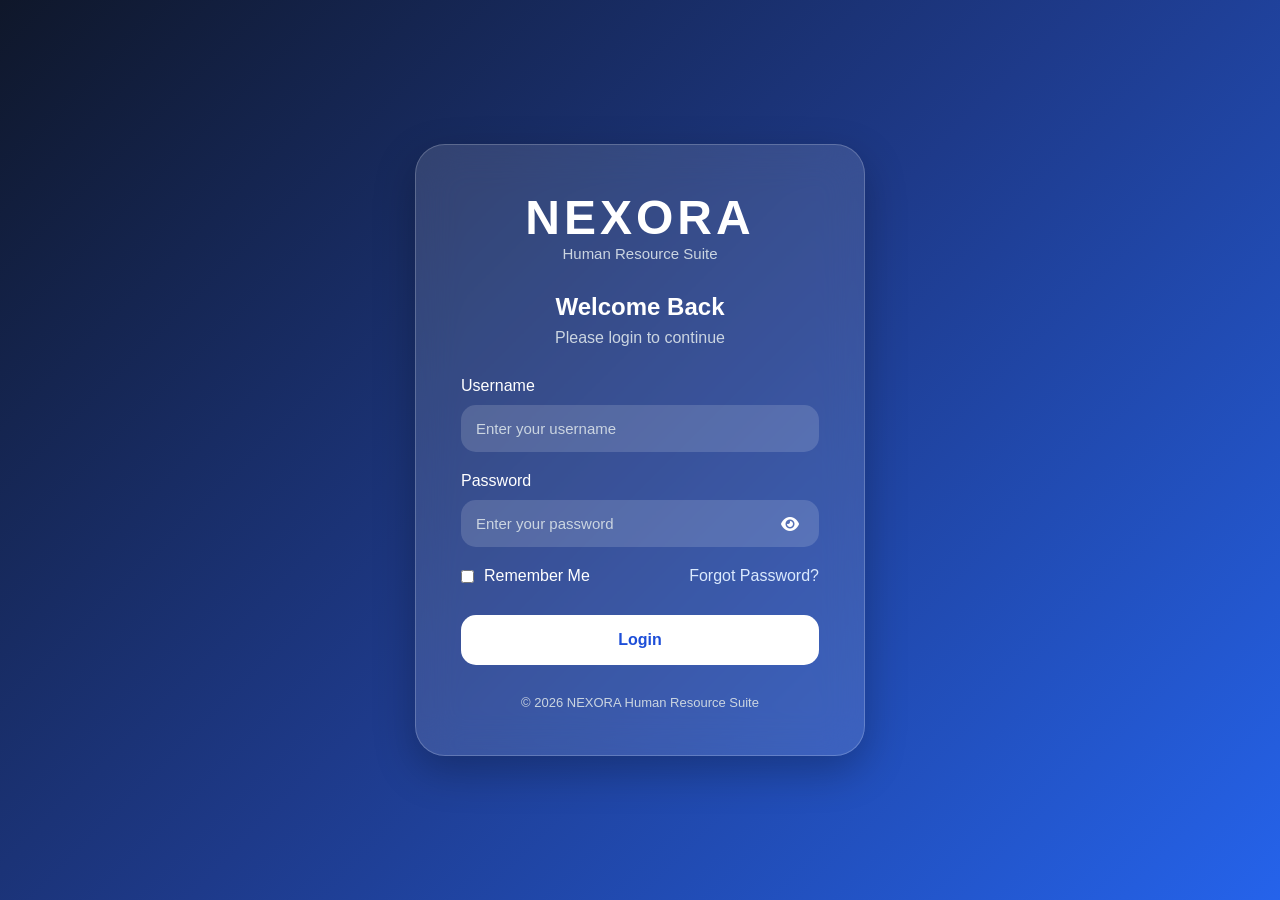
<file: index.html>
<!DOCTYPE html>
<html lang="en">

<head>

    <meta charset="UTF-8">

    <meta name="viewport"
        content="width=device-width, initial-scale=1.0">

    <title>NEXORA Human Resource Suite</title>

    <link rel="stylesheet" href="css/global.css">

    <link rel="stylesheet" href="css/login.css">

    <link rel="stylesheet"
        href="https://cdnjs.cloudflare.com/ajax/libs/font-awesome/6.7.2/css/all.min.css">

</head>

<body>

    <div class="background">

        <div class="login-card">

            <!-- Logo -->
            <div class="logo">

                <h1>NEXORA</h1>

                <span>Human Resource Suite</span>

            </div>

            <!-- Welcome -->
            <div class="welcome">

                <h2>Welcome Back</h2>

                <p>Please login to continue</p>

            </div>

            <!-- Error -->
            <div id="error-message">

            </div>

            <!-- Form -->
            <form id="loginForm">

                <!-- Username -->
                <div class="input-group">

                    <label>Username</label>

                    <input
                        type="text"
                        id="username"
                        placeholder="Enter your username">

                </div>


                <!-- Password -->
                <div class="input-group">

                    <label>Password</label>

                    <div class="password-box">

                        <input
                            type="password"
                            id="password"
                            placeholder="Enter your password">

                        <i
                            class="fa-solid fa-eye"
                            id="togglePassword">

                        </i>

                    </div>

                </div>


                <!-- Remember Me -->
                <div class="option-area">

                    <div class="remember">

                        <input
                            type="checkbox"
                            id="remember">

                        <label for="remember">

                            Remember Me

                        </label>

                    </div>

                    <a href="#">

                        Forgot Password?

                    </a>

                </div>


                <!-- Button -->
                <button
                    type="submit"
                    class="login-btn">

                    Login

                </button>

            </form>


            <!-- Footer -->
            <div class="footer">

                © 2026 NEXORA Human Resource Suite

            </div>

        </div>

    </div>

    <script src="js/login.js"></script>

    <script src="js/session.js"></script>

</body>

</html>
</file>
<file: css/global.css>
/* =========================
   RESET
========================= */

*{
    margin:0;
    padding:0;
    box-sizing:border-box;
    font-family:'Segoe UI',sans-serif;
}

html{
    scroll-behavior:smooth;
}

body{
    min-height:100vh;
    overflow-x:hidden;
}


/* =========================
   SCROLLBAR
========================= */

::-webkit-scrollbar{
    width:8px;
}

::-webkit-scrollbar-track{
    background:#dbeafe;
}

::-webkit-scrollbar-thumb{
    background:#2563eb;
    border-radius:20px;
}


/* =========================
   LINK
========================= */

a{
    text-decoration:none;
}


/* =========================
   INPUT
========================= */

input,
button{
    font-family:'Segoe UI',sans-serif;
}


/* =========================
   BUTTON
========================= */

button{
    border:none;
    outline:none;
}


/* =========================
   IMAGE
========================= */

img{
    max-width:100%;
}


/* =========================
   TRANSITION
========================= */

button,
input,
a{
    transition:.3s;
}

/* ==========================
   TOAST
========================== */

.toast{

    position: fixed;

    top: 20px;

    right: 20px;

    padding: 15px 20px;

    border-radius: 10px;

    color: white;

    font-weight: 600;

    opacity: 0;

    transform: translateY(-20px);

    transition: .3s;

    z-index: 99999;

    min-width: 260px;

}

.toast.show{

    opacity:1;

    transform:translateY(0);

}

.toast.success{

    background:#16a34a;

}

.toast.error{

    background:#dc2626;

}

.toast.warning{

    background:#f59e0b;

}

.toast.info{

    background:#2563eb;

}
</file>
<file: css/login.css>
/* =========================
   BACKGROUND
========================= */

body{
    background:linear-gradient(
        135deg,
        #0f172a,
        #1e3a8a,
        #2563eb
    );

    display:flex;
    justify-content:center;
    align-items:center;

    min-height:100vh;
}


/* =========================
   CONTAINER
========================= */

.background{
    width:100%;
    display:flex;
    justify-content:center;
    align-items:center;
    padding:20px;
}


/* =========================
   LOGIN CARD
========================= */

.login-card{

    width:100%;
    max-width:450px;

    background:rgba(255,255,255,.12);

    backdrop-filter:blur(20px);

    border:1px solid rgba(255,255,255,.2);

    box-shadow:
    0 15px 40px rgba(0,0,0,.25);

    border-radius:30px;

    padding:45px;
}


/* =========================
   LOGO
========================= */

.logo{
    text-align:center;
    margin-bottom:30px;
}

.logo h1{
    color:white;
    font-size:48px;
    letter-spacing:4px;
    font-weight:700;
}

.logo span{
    color:#cbd5e1;
    font-size:15px;
}


/* =========================
   WELCOME
========================= */

.welcome{
    text-align:center;
    margin-bottom:30px;
}

.welcome h2{
    color:white;
    margin-bottom:8px;
}

.welcome p{
    color:#cbd5e1;
}


/* =========================
   INPUT
========================= */

.input-group{
    margin-bottom:20px;
}

.input-group label{
    display:block;
    color:white;
    margin-bottom:10px;
}

.input-group input{

    width:100%;

    padding:15px;

    border:none;

    outline:none;

    border-radius:15px;

    background:rgba(255,255,255,.15);

    color:white;

    font-size:15px;
}

.input-group input::placeholder{
    color:#cbd5e1;
}

.input-group input:focus{

    background:rgba(255,255,255,.22);

}


/* =========================
   PASSWORD
========================= */

.password-box{
    position:relative;
}

.password-box i{

    position:absolute;

    right:20px;

    top:50%;

    transform:translateY(-50%);

    color:white;

    cursor:pointer;

}


/* =========================
   OPTION
========================= */

.option-area{

    display:flex;

    justify-content:space-between;

    align-items:center;

    margin-bottom:30px;
}

.remember{
    display:flex;
    align-items:center;
    gap:10px;
}

.remember label{
    color:white;
}

.option-area a{
    color:#dbeafe;
}


/* =========================
   BUTTON
========================= */

.login-btn{

    width:100%;

    padding:16px;

    background:white;

    color:#1d4ed8;

    font-size:16px;

    font-weight:600;

    border-radius:15px;

    cursor:pointer;
}

.login-btn:hover{

    transform:translateY(-3px);

    box-shadow:
    0 10px 30px rgba(255,255,255,.25);

}


/* =========================
   ERROR
========================= */

#error-message{

    color:#fecaca;

    text-align:center;

    margin-bottom:20px;

    font-size:14px;

}


/* =========================
   FOOTER
========================= */

.footer{

    margin-top:30px;

    text-align:center;

    color:#cbd5e1;

    font-size:13px;

}


/* =========================
   RESPONSIVE
========================= */

@media(max-width:500px){

.login-card{

    padding:30px;

}

.logo h1{

    font-size:38px;

}

.option-area{

    flex-direction:column;

    gap:15px;

}

}
</file>
<file: css/dashboard.css>
/* =========================
   BODY
========================= */

body{

    background:#f1f5f9;

}


/* =========================
   CONTAINER
========================= */

.container{

    display:flex;

}


/* =========================
   SIDEBAR
========================= */

.sidebar{

    width:270px;

    height:100vh;

    background:#0f172a;

    color:white;

    position:fixed;

    top:0;

    left:0;

    padding:30px 20px;

    overflow-y:auto;

    transition:.3s;

}

.logo{

    margin-bottom:50px;

}

.logo h1{

    font-size:38px;

    letter-spacing:3px;

}

.logo span{

    color:#94a3b8;

    font-size:14px;

}


/* =========================
   SIDEBAR MENU
========================= */

.sidebar ul{

    list-style:none;

}

.sidebar li{

    padding:16px 20px;

    border-radius:15px;

    margin-bottom:10px;

    cursor:pointer;

    transition:.3s;

}

.sidebar li:hover{

    background:#1e293b;

}

.sidebar li i{

    width:30px;

}

.active{

    background:#2563eb;

}


/* =========================
   MAIN
========================= */

.main{

    flex:1;

    margin-left:270px;

    padding:35px;

    display:flex;

    flex-direction:column;

    gap:25px;

    transition:.3s;

}


/* =========================
   HEADER
========================= */

.header{

    display:flex;

    justify-content:space-between;

    align-items:center;

}


/* =========================
   SEARCH BOX
========================= */

.search-box{

    width:400px;

    background:white;

    padding:15px 20px;

    border-radius:20px;

    display:flex;

    align-items:center;

    gap:15px;

    box-shadow:

    0 8px 25px rgba(0,0,0,.08);

}

.search-box i{

    color:gray;

}

.search-box input{

    width:100%;

    border:none;

    outline:none;

    background:none;

}


/* =========================
   HEADER RIGHT
========================= */

.header-right{

    display:flex;

    align-items:center;

    gap:20px;

}


/* =========================
   NOTIFICATION
========================= */

.notification{

    width:50px;

    height:50px;

    background:white;

    border-radius:50%;

    display:flex;

    justify-content:center;

    align-items:center;

    position:relative;

    cursor:pointer;

    box-shadow:

    0 8px 20px rgba(0,0,0,.08);

}

.notification span{

    position:absolute;

    top:-5px;

    right:-5px;

    width:18px;

    height:18px;

    background:red;

    color:white;

    border-radius:50%;

    font-size:11px;

    display:flex;

    justify-content:center;

    align-items:center;

}


/* =========================
   DARK MODE
========================= */

.dark-mode{

    width:50px;

    height:50px;

    background:white;

    border-radius:50%;

    display:flex;

    justify-content:center;

    align-items:center;

    cursor:pointer;

    box-shadow:

    0 8px 20px rgba(0,0,0,.08);

}


/* =========================
   CLOCK
========================= */

.clock{

    background:white;

    padding:15px 25px;

    border-radius:20px;

    box-shadow:

    0 8px 20px rgba(0,0,0,.08);

}


/* =========================
   PROFILE
========================= */

.profile{

    display:flex;

    align-items:center;

    gap:15px;

    cursor:pointer;

}

.avatar{

    width:50px;

    height:50px;

    background:#2563eb;

    color:white;

    border-radius:50%;

    display:flex;

    justify-content:center;

    align-items:center;

    font-weight:bold;

}

.profile h4{

    color:#0f172a;

}

.profile span{

    color:gray;

    font-size:14px;

}

/* =========================
   GREETING
========================= */

.greeting{

    background:white;

    padding:30px;

    border-radius:25px;

    box-shadow:

    0 8px 25px rgba(0,0,0,.08);

}

.greeting h2{

    color:#0f172a;

    margin-bottom:10px;

}

.greeting p{

    color:gray;

}


/* =========================
   STATISTICS CARD
========================= */

.cards{

    display:grid;

    grid-template-columns:

    repeat(4,1fr);

    gap:25px;

}

.card{

    background:white;

    padding:30px;

    border-radius:25px;

    box-shadow:

    0 8px 25px rgba(0,0,0,.08);

    transition:.3s;

}

.card:hover{

    transform:translateY(-5px);

}

.card h3{

    color:gray;

    margin-bottom:15px;

    font-size:15px;

}

.card h1{

    color:#0f172a;

    font-size:38px;

}


/* =========================
   DASHBOARD GRID
========================= */

.dashboard-grid{

    display:grid;

    grid-template-columns:

    repeat(2,1fr);

    gap:25px;

}


/* =========================
   PANEL
========================= */

.panel{

    background:white;

    padding:30px;

    border-radius:25px;

    box-shadow:

    0 8px 25px rgba(0,0,0,.08);

    transition:.3s;

}

.panel:hover{

    transform:translateY(-5px);

}

.panel h3{

    color:#0f172a;

    margin-bottom:25px;

}

.panel ul{

    list-style:none;

}

.panel li{

    padding:16px 0;

    border-bottom:

    1px solid #e5e7eb;

    color:#475569;

}

.panel li:last-child{

    border:none;

}


/* =========================
   CHART PANEL
========================= */

.chart-panel{

    width:100%;

}

.chart-panel canvas{

    width:100% !important;

    height:350px !important;

}


/* =========================
   PANEL TABLE
========================= */

.panel table{

    width:100%;

    border-collapse:collapse;

}

.panel th{

    padding:15px;

    background:#2563eb;

    color:white;

    text-align:left;

}

.panel td{

    padding:15px;

    border-bottom:

    1px solid #e5e7eb;

}


/* =========================
   STATUS
========================= */

.status{

    padding:8px 15px;

    border-radius:20px;

    color:white;

    font-size:13px;

}

.active-status{

    background:#22c55e;

}

.inactive-status{

    background:#ef4444;

}

/* =========================
   QUICK ACTION
========================= */

.quick-action{

    display:grid;

    grid-template-columns:
    repeat(2,1fr);

    gap:15px;

}

.quick-action button{

    border:none;

    background:#2563eb;

    color:white;

    padding:15px;

    border-radius:15px;

    cursor:pointer;

    transition:.3s;

}

.quick-action button:hover{

    background:#1d4ed8;

    transform:translateY(-3px);

}


/* =========================
   CALENDAR
========================= */

.month{

    text-align:center;

    font-size:18px;

    font-weight:600;

    margin-bottom:25px;

}

.weekdays{

    display:grid;

    grid-template-columns:
    repeat(7,1fr);

    text-align:center;

    color:gray;

    margin-bottom:15px;

}

.days{

    display:grid;

    grid-template-columns:
    repeat(7,1fr);

    gap:10px;

}

.days div{

    height:40px;

    border-radius:12px;

    display:flex;

    justify-content:center;

    align-items:center;

    transition:.3s;

}

.days div:hover{

    background:#2563eb;

    color:white;

}


/* =========================
   ATTENDANCE OVERVIEW
========================= */

.overview{

    display:grid;

    grid-template-columns:
    repeat(2,1fr);

    gap:20px;

}

.overview-card{

    background:#f8fafc;

    padding:25px;

    border-radius:20px;

    text-align:center;

}

.overview-card h2{

    color:#2563eb;

    margin-bottom:10px;

}

.overview-card span{

    color:gray;

}


/* =========================
   NOTIFICATION PANEL
========================= */

.notification{

    position:relative;

}

.notification-panel{

    position:absolute;

    top:70px;

    right:0;

    width:300px;

    background:white;

    border-radius:20px;

    overflow:hidden;

    display:none;

    z-index:9999;

    box-shadow:

    0 10px 30px rgba(0,0,0,.1);

}

.notification-panel h3{

    padding:20px;

    color:#0f172a;

}

.notification-panel div{

    padding:18px 20px;

    border-top:

    1px solid #e5e7eb;

    transition:.3s;

}

.notification-panel div:hover{

    background:#f8fafc;

}


/* =========================
   PROFILE DROPDOWN
========================= */

.profile{

    position:relative;

}

.profile-info{

    display:flex;

    flex-direction:column;

}

.dropdown-menu{

    position:absolute;

    top:75px;

    right:0;

    width:230px;

    background:white;

    border-radius:20px;

    overflow:hidden;

    display:none;

    z-index:9999;

    box-shadow:

    0 10px 30px rgba(0,0,0,.1);

}

.dropdown-menu div{

    padding:18px;

    transition:.3s;

}

.dropdown-menu div:hover{

    background:#f8fafc;

}

.dropdown-menu i{

    width:30px;

}

/* =========================
   DARK THEME
========================= */

body.dark-theme{

    background:#0f172a;

}

body.dark-theme .greeting,
body.dark-theme .card,
body.dark-theme .panel,
body.dark-theme .search-box,
body.dark-theme .notification,
body.dark-theme .dark-mode,
body.dark-theme .clock,
body.dark-theme .notification-panel,
body.dark-theme .dropdown-menu{

    background:#1e293b;

}


/* TEXT */

body.dark-theme .greeting h2,
body.dark-theme .card h1,
body.dark-theme .panel h3,
body.dark-theme .notification-panel h3,
body.dark-theme .profile h4{

    color:white;

}

body.dark-theme .greeting p,
body.dark-theme .card h3,
body.dark-theme .panel li,
body.dark-theme .profile span{

    color:#cbd5e1;

}

body.dark-theme .search-box input{

    color:white;

}

body.dark-theme .search-box i{

    color:#cbd5e1;

}

body.dark-theme .clock{

    color:white;

}


/* PANEL BORDER */

body.dark-theme .panel li,
body.dark-theme .notification-panel div{

    border-color:#334155;

}


/* DROPDOWN */

body.dark-theme .dropdown-menu div,
body.dark-theme .notification-panel div{

    color:white;

}

body.dark-theme .dropdown-menu div:hover,
body.dark-theme .notification-panel div:hover{

    background:#334155;

}


/* ATTENDANCE OVERVIEW */

body.dark-theme .overview-card{

    background:#334155;

}

body.dark-theme .overview-card span{

    color:#cbd5e1;

}


/* CALENDAR */

body.dark-theme .month,
body.dark-theme .weekdays,
body.dark-theme .days div{

    color:white;

}



/* =========================
   TRANSITION
========================= */

.sidebar,
.main,
.card,
.panel,
.notification,
.dark-mode,
.clock,
.search-box,
.quick-action button{

    transition:.3s;

}



/* =========================
   RESPONSIVE 1400px
========================= */

@media(max-width:1400px){

.cards{

    grid-template-columns:
    repeat(2,1fr);

}

}



/* =========================
   RESPONSIVE 1100px
========================= */

@media(max-width:1100px){

.dashboard-grid{

    grid-template-columns:1fr;

}

}



/* =========================
   RESPONSIVE 768px
========================= */

@media(max-width:768px){

.header{

    flex-direction:column;

    gap:20px;

    align-items:flex-start;

}

.search-box{

    width:100%;

}

.header-right{

    width:100%;

    justify-content:space-between;

}

.cards{

    grid-template-columns:1fr;

}

.quick-action{

    grid-template-columns:1fr;

}

}



/* =========================
   RESPONSIVE MOBILE
========================= */

@media(max-width:576px){

.sidebar{

    display:none;

}

.main{

    margin-left:0;

    padding:20px;

}

.header-right{

    flex-wrap:wrap;

    gap:15px;

}

.clock{

    width:100%;

    text-align:center;

}

.profile-info{

    display:none;

}

.notification-panel{

    width:260px;

}

.dropdown-menu{

    width:200px;

}

}



/* =========================
   SCROLLBAR
========================= */

::-webkit-scrollbar{

    width:8px;

}

::-webkit-scrollbar-track{

    background:#dbeafe;

}

::-webkit-scrollbar-thumb{

    background:#2563eb;

    border-radius:20px;

}
</file>
<file: css/employee.css>
/* ======================================
   EMPLOYEE HEADER
====================================== */

.employee-header{

    display:flex;

    justify-content:space-between;

    align-items:center;

    margin-bottom:30px;

}

.header-action{

    display:flex;

    gap:15px;

}

.header-action input{

    width:250px;

    padding:15px;

    border:1px solid #d1d5db;

    border-radius:15px;

    outline:none;

}




/* ======================================
   ADD BUTTON
====================================== */

.add-btn{

    border:none;

    background:#2563eb;

    color:white;

    padding:15px 25px;

    border-radius:15px;

    cursor:pointer;

    font-size:15px;

    transition:.3s;

}

.add-btn:hover{

    background:#1d4ed8;

    transform:translateY(-3px);

}




/* ======================================
   TABLE
====================================== */

.table-container{

    overflow-x:auto;

}

.employee-table{

    width:100%;

    border-collapse:collapse;

}

.employee-table th{

    background:#2563eb;

    color:white;

    padding:18px;

    text-align:left;

}

.employee-table td{

    padding:18px;

    border-bottom:

    1px solid #e5e7eb;

}




/* ======================================
   STATUS BADGE
====================================== */

.status{

    color:white;

    padding:8px 15px;

    border-radius:20px;

    font-size:13px;

}

.active-status{

    background:#22c55e;

}

.inactive-status{

    background:#ef4444;

}




/* ======================================
   ACTION BUTTON
====================================== */

.view-btn,
.edit-btn,
.delete-btn{

    border:none;

    padding:10px 15px;

    border-radius:10px;

    cursor:pointer;

    margin-right:5px;

    transition:.3s;

}

.view-btn{

    background:#3b82f6;

    color:white;

}

.edit-btn{

    background:#f59e0b;

    color:white;

}

.delete-btn{

    background:#ef4444;

    color:white;

}

.view-btn:hover,
.edit-btn:hover,
.delete-btn:hover{

    transform:translateY(-3px);

}

/* ======================================
   MODAL
====================================== */

.modal,
.view-modal,
.edit-modal{

    position:fixed;

    top:0;

    left:0;

    width:100%;

    height:100%;

    background:rgba(0,0,0,.5);

    display:none;

    justify-content:center;

    align-items:center;

    z-index:9999;

}




/* ======================================
   MODAL CONTENT
====================================== */

.modal-content,
.view-modal-content,
.edit-modal-content{

    width:550px;

    max-height:85vh;

    overflow-y:auto;

    background:white;

    padding:35px;

    border-radius:25px;

    box-shadow:

    0 10px 30px rgba(0,0,0,.15);

}




/* ======================================
   MODAL HEADER
====================================== */

.modal-header{

    display:flex;

    justify-content:space-between;

    align-items:center;

    margin-bottom:30px;

}

.close-modal,
.close-view-modal,
.close-edit-modal{

    font-size:25px;

    cursor:pointer;

}




/* ======================================
   FORM GROUP
====================================== */

.form-group{

    margin-bottom:20px;

}

.form-group label{

    display:block;

    margin-bottom:10px;

    font-weight:600;

}

.form-group input,
.form-group select{

    width:100%;

    padding:15px;

    border:1px solid #d1d5db;

    border-radius:15px;

    outline:none;

    transition:.3s;

}

.form-group input:focus,
.form-group select:focus{

    border:1px solid #2563eb;

    box-shadow:

    0 0 10px rgba(37,99,235,.2);

}




/* ======================================
   DETAIL GROUP
====================================== */

.detail-group{

    margin-bottom:20px;

}

.detail-group label{

    display:block;

    margin-bottom:10px;

    color:#64748b;

    font-weight:600;

}

.detail-group p{

    background:#f8fafc;

    padding:15px;

    border-radius:15px;

}




/* ======================================
   BUTTON GROUP
====================================== */

.modal-button{

    display:flex;

    gap:15px;

    margin-top:30px;

}




/* ======================================
   SAVE & UPDATE BUTTON
====================================== */

.save-btn,
.update-btn{

    flex:1;

    border:none;

    background:#22c55e;

    color:white;

    padding:15px;

    border-radius:15px;

    cursor:pointer;

    font-size:15px;

    font-weight:600;

    transition:.3s;

}

.save-btn:hover,
.update-btn:hover{

    background:#16a34a;

    transform:translateY(-3px);

}




/* ======================================
   CANCEL BUTTON
====================================== */

.cancel-btn,
.cancel-edit-btn{

    flex:1;

    border:none;

    background:#ef4444;

    color:white;

    padding:15px;

    border-radius:15px;

    cursor:pointer;

    font-size:15px;

    font-weight:600;

    transition:.3s;

}

.cancel-btn:hover,
.cancel-edit-btn:hover{

    background:#dc2626;

    transform:translateY(-3px);

}




/* ======================================
   CLOSE VIEW BUTTON
====================================== */

.close-view-btn{

    width:100%;

    border:none;

    background:#2563eb;

    color:white;

    padding:15px;

    border-radius:15px;

    cursor:pointer;

    margin-top:25px;

    transition:.3s;

}

.close-view-btn:hover{

    background:#1d4ed8;

    transform:translateY(-3px);

}

/* ======================================
   DARK MODE
====================================== */

body.dark-theme .modal-content,
body.dark-theme .view-modal-content,
body.dark-theme .edit-modal-content{

    background:#1e293b;

}

body.dark-theme .modal-header h2{

    color:white;

}

body.dark-theme .close-modal,
body.dark-theme .close-view-modal,
body.dark-theme .close-edit-modal{

    color:white;

}

body.dark-theme .form-group label,
body.dark-theme .detail-group label{

    color:#cbd5e1;

}

body.dark-theme .form-group input,
body.dark-theme .form-group select{

    background:#334155;

    border:1px solid #475569;

    color:white;

}

body.dark-theme .detail-group p{

    background:#334155;

    color:white;

}

body.dark-theme .employee-table td{

    color:#cbd5e1;

    border-bottom:

    1px solid #334155;

}

body.dark-theme .header-action input{

    background:#334155;

    border:1px solid #475569;

    color:white;

}




/* ======================================
   RESPONSIVE TABLET
====================================== */

@media(max-width:992px){

.employee-header{

    flex-direction:column;

    align-items:flex-start;

    gap:20px;

}

.header-action{

    width:100%;

}

.header-action input{

    flex:1;

}

.modal-content,
.view-modal-content,
.edit-modal-content{

    width:90%;

}

}




/* ======================================
   RESPONSIVE MOBILE
====================================== */

@media(max-width:768px){

.header-action{

    flex-direction:column;

}

.header-action input{

    width:100%;

}

.add-btn{

    width:100%;

}

.employee-table{

    min-width:850px;

}

.modal-button{

    flex-direction:column;

}

.save-btn,
.update-btn,
.cancel-btn,
.cancel-edit-btn{

    width:100%;

}

}




/* ======================================
   SMALL MOBILE
====================================== */

@media(max-width:576px){

.modal-content,
.view-modal-content,
.edit-modal-content{

    padding:25px;

}

}




/* ======================================
   CUSTOM SCROLLBAR
====================================== */

.table-container::-webkit-scrollbar,
.modal-content::-webkit-scrollbar,
.view-modal-content::-webkit-scrollbar,
.edit-modal-content::-webkit-scrollbar{

    width:8px;

    height:8px;

}

.table-container::-webkit-scrollbar-thumb,
.modal-content::-webkit-scrollbar-thumb,
.view-modal-content::-webkit-scrollbar-thumb,
.edit-modal-content::-webkit-scrollbar-thumb{

    background:#2563eb;

    border-radius:20px;

}




/* ======================================
   ANIMATION
====================================== */

.add-btn,
.view-btn,
.edit-btn,
.delete-btn,
.save-btn,
.update-btn,
.cancel-btn,
.cancel-edit-btn,
.close-view-btn{

    transition:.3s;

}
</file>
